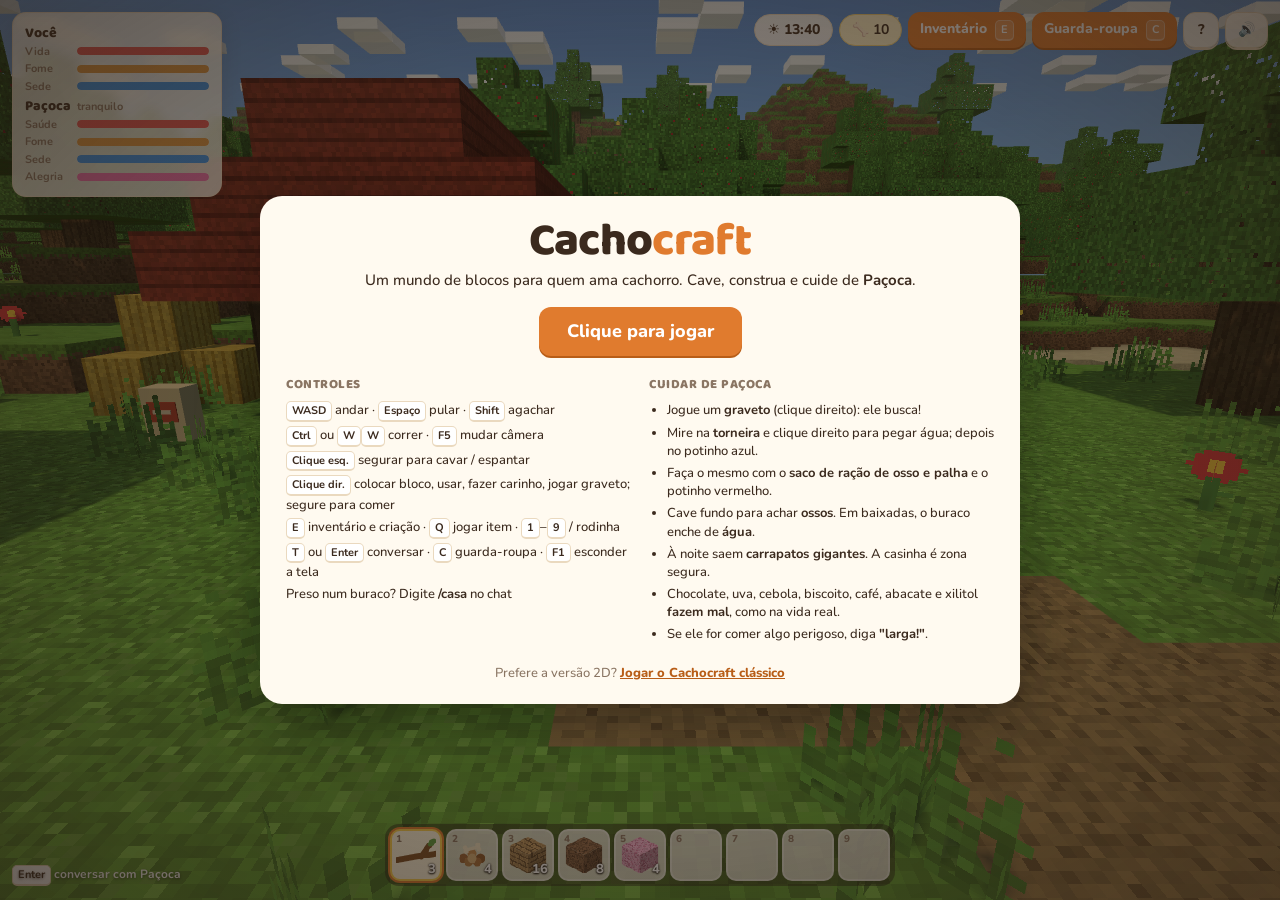
<file: index.html>
<!doctype html>
<html lang="pt-BR">
<head>
  <meta charset="utf-8">
  <meta name="viewport" content="width=device-width, initial-scale=1">
  <title>Cachocraft</title>
  <meta name="description" content="Cachocraft: mundo de blocos para quem é apaixonado por cachorro.">
  <link rel="preconnect" href="https://fonts.googleapis.com">
  <link rel="preconnect" href="https://fonts.gstatic.com" crossorigin>
  <link href="https://fonts.googleapis.com/css2?family=Baloo+2:wght@600;800&family=Nunito:wght@500;600;700;800&display=swap" rel="stylesheet">
  <link rel="stylesheet" href="css/style.css">
  <link rel="icon" href="data:image/svg+xml,<svg xmlns='http://www.w3.org/2000/svg' viewBox='0 0 100 100'><text y='.9em' font-size='90'>🐶</text></svg>">
</head>
<body>
  <canvas id="game" aria-label="Mundo de Cachocraft"></canvas>

  <div id="hud">
    <section id="stats" class="glass">
      <h2>Você</h2>
      <div class="bar hp" data-bar="p-hp"><label>Vida</label><div><i></i></div></div>
      <div class="bar food" data-bar="p-hunger"><label>Fome</label><div><i></i></div></div>
      <div class="bar water" data-bar="p-thirst"><label>Sede</label><div><i></i></div></div>
      <h2><span data-dogname>Paçoca</span> <small id="dogMood">tranquilo</small></h2>
      <div class="bar hp" data-bar="d-health"><label>Saúde</label><div><i></i></div></div>
      <div class="bar food" data-bar="d-hunger"><label>Fome</label><div><i></i></div></div>
      <div class="bar water" data-bar="d-thirst"><label>Sede</label><div><i></i></div></div>
      <div class="bar joy" data-bar="d-happy"><label>Alegria</label><div><i></i></div></div>
    </section>

    <div id="topRight">
      <div class="pill" id="clock" title="Hora do dia">☀️ dia</div>
      <div class="pill coins" title="Ossinhos (moeda do jogo)">🦴 <b id="coins">0</b></div>
      <button class="btn" id="btnInv">Inventário <kbd>E</kbd></button>
      <button class="btn" id="btnWardrobe">Guarda-roupa <kbd>C</kbd></button>
      <button class="btn ghost" id="btnHelp" title="Como jogar">?</button>
      <button class="btn ghost" id="btnMute">🔊</button>
    </div>

    <div id="crosshair"><div id="mineRing"></div></div>
    <div id="prompt"></div>

    <div id="hotbarWrap">
      <div id="heldLabel"></div>
      <div id="hotbar"></div>
    </div>

    <div id="chat">
      <div id="chatLog"></div>
      <div id="chatBox">
        <div class="quick">
          <button data-say="Senta!">Senta</button>
          <button data-say="Deita!">Deita</button>
          <button data-say="Dá a pata!">Pata</button>
          <button data-say="Vem aqui!">Vem</button>
          <button data-say="Fica!">Fica</button>
          <button data-say="Me segue!">Segue</button>
          <button data-say="Busca o graveto!">Busca</button>
          <button data-say="Larga!" class="stop">Larga!</button>
        </div>
        <form id="chatForm" autocomplete="off">
          <input id="chatInput" maxlength="140" placeholder="Fale com Paçoca…">
        </form>
      </div>
      <div id="chatHint"><kbd>Enter</kbd> conversar com <span data-dogname>Paçoca</span></div>
    </div>

    <div id="toasts" aria-live="polite"></div>
    <div id="labels"></div>
  </div>

  <div id="lock" class="overlay">
    <div class="lock-card">
      <h1 class="logo">Cacho<span>craft</span></h1>
      <p class="tag">Um mundo de blocos para quem ama cachorro. Cave, construa e cuide de <b data-dogname>Paçoca</b>.</p>
      <button class="btn big" id="btnPlay">Clique para jogar</button>
      <div class="help-grid">
        <div>
          <h3>Controles</h3>
          <ul class="keys desk-only">
            <li><kbd>WASD</kbd> andar · <kbd>Espaço</kbd> pular · <kbd>Shift</kbd> agachar</li>
            <li><kbd>Ctrl</kbd> ou <kbd>W</kbd><kbd>W</kbd> correr · <kbd>F5</kbd> mudar câmera</li>
            <li><kbd>Clique esq.</kbd> segurar para cavar / espantar</li>
            <li><kbd>Clique dir.</kbd> colocar bloco, usar, fazer carinho, jogar graveto; segure para comer</li>
            <li><kbd>E</kbd> inventário e criação · <kbd>Q</kbd> jogar item · <kbd>1</kbd>–<kbd>9</kbd> / rodinha</li>
            <li><kbd>T</kbd> ou <kbd>Enter</kbd> conversar · <kbd>C</kbd> guarda-roupa · <kbd>F1</kbd> esconder a tela</li>
            <li>Preso num buraco? Digite <b>/casa</b> no chat</li>
          </ul>
          <ul class="keys touch-only">
            <li>Arraste no lado esquerdo para andar (empurre tudo para correr)</li>
            <li>Arraste no lado direito para olhar</li>
            <li>Toque rápido para usar/colocar · segure para cavar</li>
            <li>Botões: pular, agachar, comer, jogar, inventário, chat e câmera</li>
          </ul>
        </div>
        <div>
          <h3>Cuidar de <span data-dogname>Paçoca</span></h3>
          <ul>
            <li>Jogue um <b>graveto</b> (clique direito): ele busca!</li>
            <li>Mire na <b>torneira</b> e clique direito para pegar água; depois no potinho azul.</li>
            <li>Faça o mesmo com o <b>saco de ração de osso e palha</b> e o potinho vermelho.</li>
            <li>Cave fundo para achar <b>ossos</b>. Em baixadas, o buraco enche de <b>água</b>.</li>
            <li>À noite saem <b>carrapatos gigantes</b>. A casinha é zona segura.</li>
            <li>Chocolate, uva, cebola, biscoito, café, abacate e xilitol <b>fazem mal</b>, como na vida real.</li>
            <li>Se ele for comer algo perigoso, diga <b>"larga!"</b>.</li>
          </ul>
        </div>
      </div>
      <p class="small">Prefere a versão 2D? <a href="classico/">Jogar o Cachocraft clássico</a></p>
    </div>
  </div>

  <div class="modal" id="inventory" hidden>
    <div class="modal-card inv-card" role="dialog" aria-labelledby="invTitle">
      <header>
        <h2 id="invTitle">Inventário</h2>
        <button class="x" data-close aria-label="Fechar">×</button>
      </header>
      <div class="inv-body">
        <div>
          <p class="hint">Clique em um item e depois em outro espaço para trocar de lugar. A primeira linha é a sua barra.</p>
          <div id="invGrid"></div>
        </div>
        <div>
          <h3>Criação</h3>
          <div id="recipes"></div>
        </div>
      </div>
    </div>
  </div>

  <div class="modal" id="wardrobe" hidden>
    <div class="modal-card wardrobe-card" role="dialog" aria-labelledby="wrTitle">
      <header>
        <h2 id="wrTitle">Guarda-roupa</h2>
        <div class="pill coins">🦴 <b id="wrCoins">0</b></div>
        <button class="x" data-close aria-label="Fechar">×</button>
      </header>
      <div class="tabs">
        <button data-who="player" class="active">Você</button>
        <button data-who="dog" data-dogname>Paçoca</button>
      </div>
      <div class="wr-body">
        <div class="preview">
          <canvas id="preview" width="300" height="240"></canvas>
          <label class="rename"><span id="nameLabel">Seu nome</span><input id="nameInput" maxlength="14"></label>
        </div>
        <div class="options">
          <section data-sec="body"><h3>Forma</h3><div class="grid" data-kind="body"></div></section>
          <section data-sec="human"><h3>Visual</h3><div class="grid" data-kind="human"></div></section>
          <section data-sec="coat"><h3>Pelagem</h3><div class="grid" data-kind="coat"></div></section>
          <section data-sec="collar"><h3>Coleira</h3><div class="grid" data-kind="collar"></div></section>
          <section data-sec="acc"><h3>Acessório</h3><div class="grid" data-kind="acc"></div></section>
        </div>
      </div>
    </div>
  </div>

  <div id="touch">
    <div id="tStick"><div id="tKnob"></div></div>
    <div class="tbtns">
      <button id="tCam">📷</button>
      <button id="tChat">💬</button>
      <button id="tInv">🎒</button>
      <button id="tThrow">🦴</button>
      <button id="tEat">🍽️</button>
      <button id="tSneak">⬇️</button>
      <button id="tJump" class="big">⬆️</button>
    </div>
  </div>

  <div id="nogl" hidden>
    <p>Seu navegador não conseguiu iniciar o 3D (WebGL2). <a href="classico/">Jogue a versão 2D clássica</a>.</p>
  </div>

  <script src="js/data.js"></script>
  <script src="js/draw.js"></script>
  <script src="js/dogbrain.js"></script>
  <script type="module" src="js/game.js"></script>
</body>
</html>
</file>
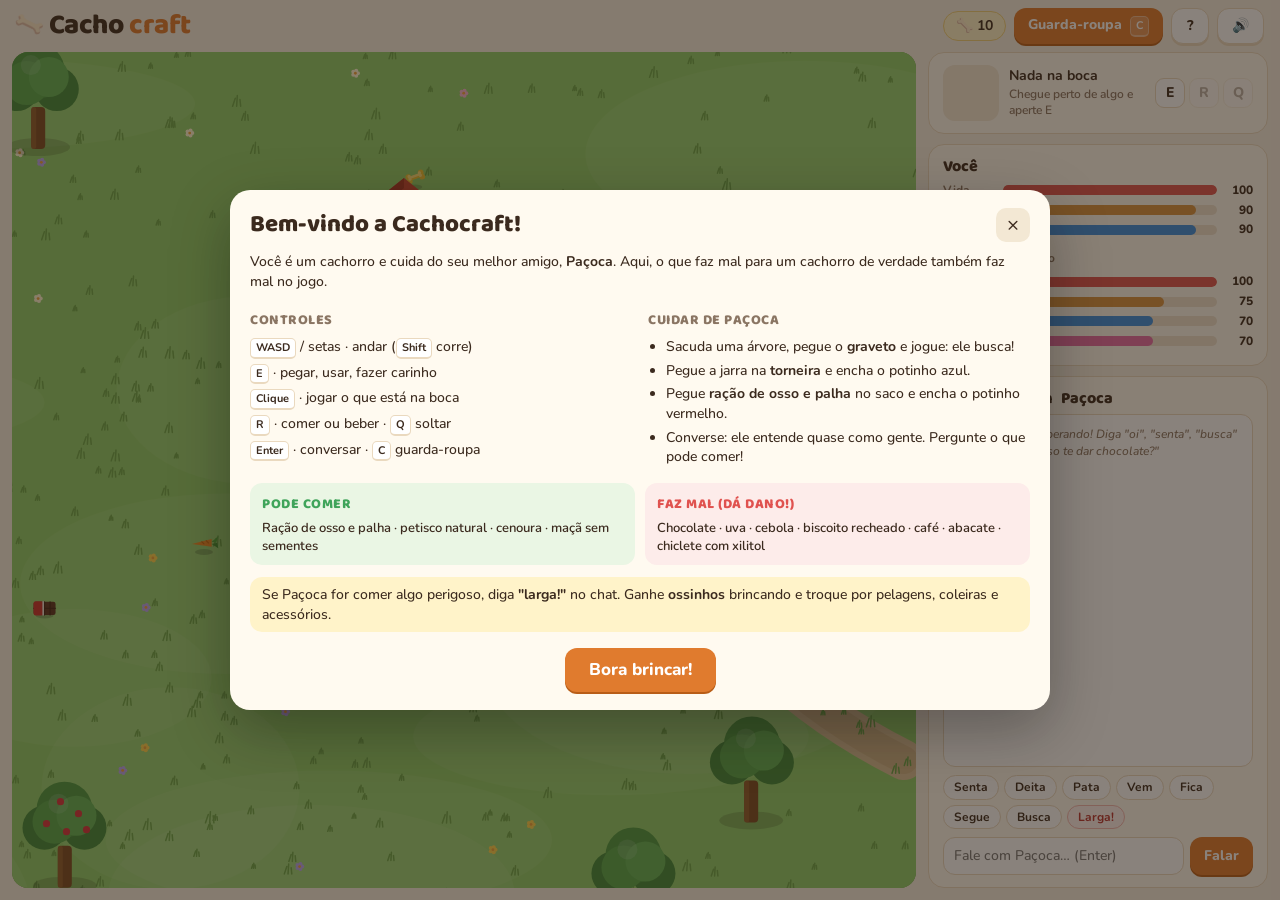
<file: classico/index.html>
<!doctype html>
<html lang="pt-BR">
<head>
  <meta charset="utf-8">
  <meta name="viewport" content="width=device-width, initial-scale=1">
  <title>Cachocraft</title>
  <meta name="description" content="Cachocraft: o jogo para quem é apaixonado por cachorro.">
  <link rel="preconnect" href="https://fonts.googleapis.com">
  <link rel="preconnect" href="https://fonts.gstatic.com" crossorigin>
  <link href="https://fonts.googleapis.com/css2?family=Baloo+2:wght@600;800&family=Nunito:wght@500;600;700;800&display=swap" rel="stylesheet">
  <link rel="stylesheet" href="css/style.css">
  <link rel="icon" href="data:image/svg+xml,<svg xmlns='http://www.w3.org/2000/svg' viewBox='0 0 100 100'><text y='.9em' font-size='90'>🐶</text></svg>">
</head>
<body>
  <div id="app">
    <header class="topbar">
      <h1 class="logo"><span class="logo-bone">🦴</span>Cacho<span>craft</span></h1>
      <div class="top-actions">
        <div class="coins" title="Ossinhos (moeda do jogo)">🦴 <b id="coins">0</b></div>
        <button id="btnWardrobe" class="btn">Guarda-roupa <kbd>C</kbd></button>
        <button id="btnHelp" class="btn ghost" title="Como jogar">?</button>
        <button id="btnMute" class="btn ghost">🔊</button>
      </div>
    </header>

    <main>
      <div id="stage">
        <canvas id="game" aria-label="Mundo de Cachocraft"></canvas>
        <div id="toasts" aria-live="polite"></div>
      </div>

      <aside id="panel">
        <section class="card held">
          <canvas id="heldIcon" width="56" height="56"></canvas>
          <div class="held-info">
            <b id="heldName">Nada na boca</b>
            <small id="heldHint">Chegue perto de algo e aperte E</small>
          </div>
          <div class="held-btns">
            <button id="btnInteract" class="mini" title="Pegar / usar (E)">E</button>
            <button id="btnEat" class="mini" title="Comer / beber (R)" disabled>R</button>
            <button id="btnDrop" class="mini" title="Soltar (Q)" disabled>Q</button>
          </div>
        </section>

        <section class="card stats">
          <h2>Você</h2>
          <div class="bar hp" data-bar="p-hp"><label>Vida</label><div><i></i></div><span>100</span></div>
          <div class="bar food" data-bar="p-hunger"><label>Fome</label><div><i></i></div><span>100</span></div>
          <div class="bar water" data-bar="p-thirst"><label>Sede</label><div><i></i></div><span>100</span></div>
          <h2><span data-dogname>Paçoca</span> <small id="dogMood">tranquilo</small></h2>
          <div class="bar hp" data-bar="d-health"><label>Saúde</label><div><i></i></div><span>100</span></div>
          <div class="bar food" data-bar="d-hunger"><label>Fome</label><div><i></i></div><span>100</span></div>
          <div class="bar water" data-bar="d-thirst"><label>Sede</label><div><i></i></div><span>100</span></div>
          <div class="bar joy" data-bar="d-happy"><label>Alegria</label><div><i></i></div><span>100</span></div>
        </section>

        <section class="card chat">
          <h2>Conversar com <span data-dogname>Paçoca</span></h2>
          <div id="chatLog"></div>
          <div class="quick">
            <button data-say="Senta!">Senta</button>
            <button data-say="Deita!">Deita</button>
            <button data-say="Dá a pata!">Pata</button>
            <button data-say="Vem aqui!">Vem</button>
            <button data-say="Fica!">Fica</button>
            <button data-say="Me segue!">Segue</button>
            <button data-say="Busca o graveto!">Busca</button>
            <button data-say="Larga!" class="stop">Larga!</button>
          </div>
          <form id="chatForm" autocomplete="off">
            <input id="chatInput" maxlength="140" placeholder="Fale com Paçoca… (Enter)">
            <button class="btn">Falar</button>
          </form>
        </section>
      </aside>
    </main>
  </div>

  <div class="modal" id="wardrobe" hidden>
    <div class="modal-card wardrobe-card" role="dialog" aria-labelledby="wrTitle">
      <header>
        <h2 id="wrTitle">Guarda-roupa</h2>
        <div class="coins">🦴 <b id="wrCoins">0</b></div>
        <button class="x" data-close aria-label="Fechar">×</button>
      </header>
      <div class="tabs">
        <button data-who="player" class="active">Você</button>
        <button data-who="dog" data-dogname>Paçoca</button>
      </div>
      <div class="wr-body">
        <div class="preview">
          <canvas id="preview" width="300" height="230"></canvas>
          <label class="rename"><span id="nameLabel">Seu nome</span><input id="nameInput" maxlength="14"></label>
        </div>
        <div class="options">
          <h3>Pelagem</h3><div class="grid" data-kind="coat"></div>
          <h3>Coleira</h3><div class="grid" data-kind="collar"></div>
          <h3>Acessório</h3><div class="grid" data-kind="acc"></div>
        </div>
      </div>
    </div>
  </div>

  <div class="modal" id="help" hidden>
    <div class="modal-card help-card" role="dialog" aria-labelledby="helpTitle">
      <header>
        <h2 id="helpTitle">Bem-vindo a Cachocraft!</h2>
        <button class="x" data-close aria-label="Fechar">×</button>
      </header>
      <p>Você é um cachorro e cuida do seu melhor amigo, <b data-dogname>Paçoca</b>. Aqui, o que faz mal para um cachorro de verdade também faz mal no jogo.</p>
      <div class="help-grid">
        <div>
          <h3>Controles</h3>
          <ul class="keys">
            <li><kbd>WASD</kbd> / setas · andar (<kbd>Shift</kbd> corre)</li>
            <li><kbd>E</kbd> · pegar, usar, fazer carinho</li>
            <li><kbd>Clique</kbd> · jogar o que está na boca</li>
            <li><kbd>R</kbd> · comer ou beber · <kbd>Q</kbd> soltar</li>
            <li><kbd>Enter</kbd> · conversar · <kbd>C</kbd> guarda-roupa</li>
          </ul>
        </div>
        <div>
          <h3>Cuidar de <span data-dogname>Paçoca</span></h3>
          <ul>
            <li>Sacuda uma árvore, pegue o <b>graveto</b> e jogue: ele busca!</li>
            <li>Pegue a jarra na <b>torneira</b> e encha o potinho azul.</li>
            <li>Pegue <b>ração de osso e palha</b> no saco e encha o potinho vermelho.</li>
            <li>Converse: ele entende quase como gente. Pergunte o que pode comer!</li>
          </ul>
        </div>
      </div>
      <div class="foods">
        <div class="good"><h3>Pode comer</h3>Ração de osso e palha · petisco natural · cenoura · maçã sem sementes</div>
        <div class="bad"><h3>Faz mal (dá dano!)</h3>Chocolate · uva · cebola · biscoito recheado · café · abacate · chiclete com xilitol</div>
      </div>
      <p class="tip">Se <span data-dogname>Paçoca</span> for comer algo perigoso, diga <b>"larga!"</b> no chat. Ganhe <b>ossinhos</b> brincando e troque por pelagens, coleiras e acessórios.</p>
      <button class="btn big" id="helpStart">Bora brincar!</button>
    </div>
  </div>

  <script src="js/data.js"></script>
  <script src="js/draw.js"></script>
  <script src="js/dogbrain.js"></script>
  <script src="js/game.js"></script>
</body>
</html>
</file>
<file: css/style.css>
:root {
  --card: #fffaf0;
  --ink: #3b2a1e;
  --muted: #8a7563;
  --line: #ead9bf;
  --accent: #e07b2e;
  --accent-dark: #b85d17;
  --hp: #e0524f;
  --food: #d9933f;
  --water: #3a8ee0;
  --joy: #e86aa6;
  --good: #3fa45a;
}

* { box-sizing: border-box; }
html, body { margin: 0; height: 100%; overflow: hidden; background: #8fc0e8; }
body { color: var(--ink); font: 500 14px/1.4 Nunito, system-ui, sans-serif; user-select: none; }
button { font: inherit; color: inherit; cursor: pointer; }
kbd {
  display: inline-block; min-width: 1.6em; padding: 0 5px;
  border: 1px solid var(--line); border-bottom-width: 2px; border-radius: 5px;
  background: #fff; color: var(--ink); font: 700 11px/1.6 Nunito, sans-serif; text-align: center;
}

#game { position: fixed; inset: 0; width: 100%; height: 100%; display: block; }
#hud { position: fixed; inset: 0; pointer-events: none; }
#hud button, #hud input, #hud .slot { pointer-events: auto; }

.glass {
  background: rgba(255, 250, 240, .82); backdrop-filter: blur(6px);
  border: 1px solid rgba(234, 217, 191, .9); border-radius: 14px;
  box-shadow: 0 6px 20px rgba(40, 28, 18, .15);
}

#stats { position: absolute; top: 12px; left: 12px; width: 210px; padding: 8px 12px 10px; }
#stats h2 { margin: 4px 0 2px; font: 800 14px/1.2 'Baloo 2', Nunito, sans-serif; display: flex; gap: 6px; align-items: baseline; }
#stats h2 small { font: 700 11px Nunito, sans-serif; color: var(--muted); }
.bar { display: grid; grid-template-columns: 46px 1fr; align-items: center; gap: 6px; margin: 2px 0; }
.bar label { font-size: 11px; font-weight: 700; color: var(--muted); }
.bar > div { height: 8px; background: #efe3cf; border-radius: 99px; overflow: hidden; }
.bar i { display: block; height: 100%; width: 100%; border-radius: inherit; transition: width .2s; }
.bar.hp i { background: var(--hp); }
.bar.food i { background: var(--food); }
.bar.water i { background: var(--water); }
.bar.joy i { background: var(--joy); }
.bar.low > div { animation: blink 1s infinite; }
@keyframes blink { 50% { background: #f9c9c4; } }

#topRight { position: absolute; top: 12px; right: 12px; display: flex; gap: 6px; align-items: center; }
.pill {
  background: rgba(255, 250, 240, .9); border: 1px solid var(--line); border-radius: 999px;
  padding: 5px 12px; font-weight: 800; white-space: nowrap;
}
.pill.coins { background: #fff3c9; border-color: #f2d27a; }
.btn {
  border: 0; border-radius: 12px; padding: 7px 12px;
  background: var(--accent); color: #fff; font-weight: 800; white-space: nowrap;
  box-shadow: 0 2px 0 var(--accent-dark);
}
.btn:active { transform: translateY(2px); box-shadow: none; }
.btn:disabled { opacity: .45; cursor: default; }
.btn kbd { background: rgba(255,255,255,.2); border-color: rgba(255,255,255,.35); color: #fff; margin-left: 4px; }
.btn.ghost { background: rgba(255, 250, 240, .92); color: var(--ink); box-shadow: 0 2px 0 var(--line); border: 1px solid var(--line); min-width: 36px; }
.btn.big { font-size: 18px; padding: 12px 28px; }
.btn.small { padding: 5px 12px; font-size: 13px; }

#crosshair {
  position: absolute; left: 50%; top: 50%; width: 22px; height: 22px; transform: translate(-50%, -50%);
}
#crosshair::before, #crosshair::after {
  content: ''; position: absolute; background: #fff; box-shadow: 0 0 2px rgba(0,0,0,.6);
}
#crosshair::before { left: 10px; top: 3px; width: 2px; height: 16px; }
#crosshair::after { top: 10px; left: 3px; height: 2px; width: 16px; }
#mineRing {
  --p: 0deg;
  position: absolute; inset: -10px; border-radius: 50%; opacity: 0;
  background: conic-gradient(rgba(255,255,255,.9) var(--p), rgba(255,255,255,.15) 0);
  -webkit-mask: radial-gradient(circle, transparent 15px, #000 16px); mask: radial-gradient(circle, transparent 15px, #000 16px);
}
#prompt {
  position: absolute; left: 50%; top: calc(50% + 30px); transform: translateX(-50%);
  background: rgba(30, 22, 16, .78); color: #fff; font-weight: 800; font-size: 13px;
  padding: 4px 12px 4px 6px; border-radius: 99px; white-space: nowrap;
}
#prompt kbd { background: #ffd34d; border-color: #e0b62d; margin-right: 4px; }

#hotbarWrap { position: absolute; bottom: 14px; left: 50%; transform: translateX(-50%); display: flex; flex-direction: column; align-items: center; gap: 6px; }
#heldLabel {
  background: rgba(30, 22, 16, .75); color: #fff; font-weight: 800; font-size: 13px;
  padding: 3px 12px; border-radius: 99px; opacity: 0; transition: opacity .3s;
}
#heldLabel.show { opacity: 1; }
#hotbar { display: flex; gap: 4px; padding: 5px; border-radius: 14px; background: rgba(30, 22, 16, .45); }
.slot {
  position: relative; width: 52px; height: 52px; border-radius: 10px;
  background: rgba(255, 250, 240, .78); border: 2px solid rgba(255,255,255,.4);
  display: grid; place-items: center; cursor: pointer;
}
.slot canvas { width: 40px; height: 40px; image-rendering: pixelated; }
.slot b { position: absolute; right: 4px; bottom: 1px; font: 800 13px Nunito, sans-serif; color: #fff; text-shadow: 0 1px 2px #000, 0 0 2px #000; }
.slot i { position: absolute; left: 4px; top: 1px; font: 800 10px Nunito, sans-serif; font-style: normal; color: var(--muted); }
.slot.sel { border-color: #ffd34d; background: #fff8e0; box-shadow: 0 0 0 2px var(--accent); }

#chat { position: absolute; left: 12px; bottom: 14px; width: min(380px, calc(100vw - 24px)); }
#chatLog { max-height: 180px; overflow: hidden; display: flex; flex-direction: column; gap: 3px; margin-bottom: 6px; }
.msg {
  align-self: flex-start; max-width: 100%;
  background: rgba(30, 22, 16, .62); color: #fff; border-radius: 10px; padding: 3px 9px; font-size: 13px;
  transition: opacity .8s;
}
.msg.you b { color: #9fd0ff; }
.msg.dog b { color: #ffcf8a; }
.msg.sys { font-style: italic; color: #f3e6d2; }
.msg.old { opacity: 0; }
#chat.open #chatLog { overflow-y: auto; pointer-events: auto; }
#chat.open .msg.old { opacity: 1; }
#chatBox { display: none; }
#chat.open #chatBox { display: block; }
#chat.open #chatHint { display: none; }
#chatHint { color: #fff; font-size: 12px; font-weight: 700; text-shadow: 0 1px 3px rgba(0,0,0,.6); }
.quick { display: flex; flex-wrap: wrap; gap: 4px; margin-bottom: 6px; }
.quick button {
  border: 1px solid var(--line); background: #fff; border-radius: 99px;
  padding: 3px 10px; font-size: 12px; font-weight: 700;
}
.quick .stop { background: #fff1ef; border-color: #f2b6b0; color: #b8322f; }
#chatInput {
  width: 100%; border: 2px solid var(--accent); border-radius: 12px; padding: 9px 12px;
  font: 600 14px Nunito, sans-serif; background: rgba(255,255,255,.96); outline: none; user-select: text;
}

#toasts {
  position: absolute; top: 12px; left: 50%; transform: translateX(-50%);
  display: flex; flex-direction: column; gap: 6px; width: min(520px, 60vw);
}
.toast {
  background: var(--card); border-left: 5px solid var(--muted); border-radius: 10px;
  padding: 8px 12px; font-weight: 700; font-size: 13px;
  box-shadow: 0 4px 14px rgba(0,0,0,.2); animation: pop .25s ease-out;
  transition: opacity .4s, transform .4s;
}
.toast.good { border-color: var(--good); }
.toast.bad { border-color: var(--hp); background: #fff1ef; }
.toast.warn { border-color: #f2a33a; background: #fff7e6; }
.toast.out { opacity: 0; transform: translateY(-8px); }
@keyframes pop { from { opacity: 0; transform: translateY(-8px) scale(.97); } }

#labels > * { position: absolute; left: 0; top: 0; will-change: transform; }
.nametag { font: 800 12px Nunito, sans-serif; color: #fff; padding: 1px 8px; border-radius: 99px; white-space: nowrap; }
.nametag.dog { background: rgba(176, 111, 44, .85); }
.nametag.you { background: rgba(47, 127, 214, .85); }
.bubble {
  background: #fffdf7; color: var(--ink); font: 600 13px/1.3 Nunito, sans-serif;
  padding: 6px 10px; border-radius: 12px; max-width: 230px; width: max-content;
  box-shadow: 0 3px 10px rgba(0,0,0,.18); margin-top: -10px;
}
.bubble::after { content: ''; position: absolute; left: 50%; bottom: -7px; margin-left: -7px; border: 7px solid transparent; border-bottom: 0; border-top-color: #fffdf7; }
.bubble.you { background: #eaf4ff; }
.bubble.you::after { border-top-color: #eaf4ff; }
.floater { font: 800 14px Nunito, sans-serif; text-shadow: 0 0 3px #fff, 0 0 3px #fff; white-space: nowrap; }

body.hurt #game { filter: saturate(1.4) brightness(.9) sepia(.3) hue-rotate(-30deg); }
body.down #game { filter: brightness(.35) blur(2px); transition: filter .6s; }

/* tela inicial / pausa */
.overlay {
  position: fixed; inset: 0; z-index: 5; display: grid; place-items: center; padding: 16px;
  background: radial-gradient(ellipse at center, rgba(40,28,18,.35), rgba(40,28,18,.7));
}
.overlay[hidden] { display: none; }
.lock-card {
  background: var(--card); border-radius: 22px; padding: 22px 26px; width: min(760px, 100%);
  max-height: 100%; overflow-y: auto; text-align: center; box-shadow: 0 20px 60px rgba(0,0,0,.35);
}
.logo { margin: 0; font: 800 46px/1 'Baloo 2', Nunito, sans-serif; letter-spacing: -1px; }
.logo span { color: var(--accent); }
.tag { margin: 6px 0 16px; font-size: 15px; }
.help-grid { display: grid; grid-template-columns: 1fr 1fr; gap: 18px; text-align: left; margin-top: 18px; }
.help-grid h3, .modal h3 { margin: 0 0 6px; font: 800 13px 'Baloo 2', Nunito, sans-serif; text-transform: uppercase; letter-spacing: .5px; color: var(--muted); }
.help-grid ul { margin: 0; padding-left: 18px; font-size: 13px; }
.help-grid li { margin: 4px 0; }
.keys { list-style: none; padding: 0 !important; }
.small { font-size: 13px; color: var(--muted); margin: 16px 0 0; }
.small a { color: var(--accent-dark); font-weight: 800; }

/* modais */
.modal {
  position: fixed; inset: 0; z-index: 6; background: rgba(40,28,18,.55);
  display: grid; place-items: center; padding: 16px;
}
.modal[hidden] { display: none; }
.modal-card {
  background: var(--card); border-radius: 20px; padding: 18px 20px;
  width: min(900px, 100%); max-height: 100%; overflow-y: auto;
  box-shadow: 0 20px 60px rgba(0,0,0,.3); animation: pop .2s ease-out;
}
.modal-card header { display: flex; align-items: center; gap: 12px; margin-bottom: 10px; }
.modal-card header h2 { margin: 0; flex: 1; font: 800 24px/1.1 'Baloo 2', Nunito, sans-serif; }
.x { border: 0; background: #f3e8d4; width: 34px; height: 34px; border-radius: 10px; font-size: 20px; line-height: 1; }
.hint { margin: 0 0 8px; font-size: 12px; color: var(--muted); }

.inv-body { display: grid; grid-template-columns: auto 1fr; gap: 20px; }
#invGrid { display: grid; grid-template-columns: repeat(9, 52px); gap: 4px; }
#invGrid .slot { background: #f3e8d4; border-color: var(--line); }
#invGrid .slot.hot { background: #fff3c9; }
#invGrid .slot.hot:nth-child(9) { margin-bottom: 8px; }
#invGrid .slot.picked { border-color: var(--accent); box-shadow: 0 0 0 2px var(--accent); }
#recipes { display: flex; flex-direction: column; gap: 6px; max-height: 420px; overflow-y: auto; padding-right: 4px; }
.recipe { display: grid; grid-template-columns: 52px 1fr auto; gap: 10px; align-items: center; background: #fff; border: 1px solid var(--line); border-radius: 12px; padding: 4px 8px 4px 4px; }
.recipe .slot { background: #f3e8d4; border-color: var(--line); cursor: default; }
.rinfo { display: flex; flex-direction: column; min-width: 0; }
.rinfo small { color: var(--muted); font-weight: 600; font-size: 12px; }
.recipe.missing { opacity: .65; }

.tabs { display: flex; gap: 6px; margin-bottom: 10px; }
.tabs button { border: 1px solid var(--line); background: #fff; border-radius: 10px; padding: 6px 16px; font-weight: 800; }
.tabs button.active { background: var(--ink); color: #fff; border-color: var(--ink); }
.wr-body { display: grid; grid-template-columns: 300px 1fr; gap: 18px; }
.preview canvas { width: 300px; height: 240px; background: linear-gradient(#cfeefa, #e8f7d8); border-radius: 16px; display: block; }
.rename { display: flex; flex-direction: column; gap: 4px; margin-top: 10px; font-weight: 700; font-size: 12px; color: var(--muted); }
.rename input { border: 1px solid var(--line); border-radius: 10px; padding: 8px 10px; font: 700 14px Nunito, sans-serif; color: var(--ink); user-select: text; }
.options h3:first-child { margin-top: 0; }
.options h3 { margin-top: 12px; }
.grid { display: grid; grid-template-columns: repeat(auto-fill, minmax(124px, 1fr)); gap: 6px; }
.opt {
  display: grid; grid-template-columns: 26px 1fr; grid-template-rows: auto auto; column-gap: 8px;
  align-items: center; text-align: left;
  border: 2px solid var(--line); background: #fff; border-radius: 12px; padding: 6px 8px;
}
.opt .sw { grid-row: span 2; width: 26px; height: 26px; border-radius: 8px; display: grid; place-items: center; font-size: 16px; box-shadow: inset 0 0 0 1px rgba(0,0,0,.1); }
.opt .nm { font-weight: 800; font-size: 12px; line-height: 1.2; }
.opt .pr { font-size: 11px; color: var(--muted); font-weight: 700; }
.opt.on { border-color: var(--accent); background: #fff4e8; }
.opt.locked .pr { color: #b8860b; }
.opt:hover { border-color: var(--accent); }

#nogl { position: fixed; inset: 0; display: grid; place-items: center; background: var(--card); font-size: 16px; padding: 20px; text-align: center; }
#nogl[hidden] { display: none; }

@media (max-width: 900px) {
  #topRight .btn kbd { display: none; }
  #stats { width: 170px; }
  .help-grid, .inv-body, .wr-body { grid-template-columns: 1fr; }
  #invGrid { grid-template-columns: repeat(9, 1fr); }
  #invGrid .slot { width: auto; aspect-ratio: 1; height: auto; }
  .slot { width: 40px; height: 40px; }
  .slot canvas { width: 30px; height: 30px; }
}

/* sem HUD (F1) */
body.nohud #hud > :not(#toasts) { display: none; }

/* toque */
#touch { display: none; }
.touch-only { display: none; }
body.touch .touch-only { display: block; }
body.touch .desk-only { display: none; }
body.touch #touch { display: block; position: fixed; inset: 0; pointer-events: none; z-index: 2; }
#tStick { display: none; position: absolute; left: 0; top: 0; width: 120px; height: 120px; border-radius: 50%; background: rgba(255,255,255,.18); border: 2px solid rgba(255,255,255,.4); }
#tKnob { position: absolute; left: 35px; top: 35px; width: 50px; height: 50px; border-radius: 50%; background: rgba(255,255,255,.55); }
.tbtns { position: absolute; right: 12px; bottom: 90px; display: grid; grid-template-columns: repeat(2, 52px); gap: 8px; pointer-events: auto; }
.tbtns button { width: 52px; height: 52px; border-radius: 50%; border: 2px solid rgba(255,255,255,.5); background: rgba(30,22,16,.45); font-size: 22px; touch-action: none; }
.tbtns button.big { grid-column: span 2; width: 100%; border-radius: 26px; }
.tbtns button.on { background: rgba(224,123,46,.75); }
body.touch #chatHint { display: none; }
body.touch #crosshair { opacity: .7; }
</file>
<file: classico/css/style.css>
:root {
  --bg: #f6efe2;
  --card: #fffaf0;
  --ink: #3b2a1e;
  --muted: #8a7563;
  --line: #ead9bf;
  --accent: #e07b2e;
  --accent-dark: #b85d17;
  --hp: #e0524f;
  --food: #d9933f;
  --water: #3a8ee0;
  --joy: #e86aa6;
  --good: #3fa45a;
  --radius: 16px;
}

* { box-sizing: border-box; }
html, body { margin: 0; height: 100%; }
body {
  background: var(--bg);
  color: var(--ink);
  font: 500 14px/1.4 Nunito, system-ui, sans-serif;
  overflow: hidden;
}
button { font: inherit; color: inherit; cursor: pointer; }
kbd {
  display: inline-block; min-width: 1.6em; padding: 0 5px;
  border: 1px solid var(--line); border-bottom-width: 2px; border-radius: 5px;
  background: #fff; font: 700 11px/1.6 Nunito, sans-serif; text-align: center;
}

#app { display: flex; flex-direction: column; height: 100vh; }

.topbar {
  display: flex; align-items: center; justify-content: space-between;
  padding: 8px 16px; gap: 12px;
}
.logo {
  margin: 0; font: 800 28px/1 'Baloo 2', Nunito, sans-serif; letter-spacing: -0.5px;
  display: flex; align-items: center; gap: 6px;
}
.logo span { color: var(--accent); }
.logo .logo-bone { font-size: 22px; transform: rotate(-20deg); }
.top-actions { display: flex; align-items: center; gap: 8px; }
.coins {
  background: #fff3c9; border: 1px solid #f2d27a; border-radius: 999px;
  padding: 4px 12px; font-weight: 800;
}

.btn {
  border: 0; border-radius: 12px; padding: 7px 14px;
  background: var(--accent); color: #fff; font-weight: 800;
  box-shadow: 0 2px 0 var(--accent-dark);
  transition: transform .08s;
}
.btn:active { transform: translateY(2px); box-shadow: none; }
.btn kbd { background: rgba(255,255,255,.2); border-color: rgba(255,255,255,.35); color: #fff; margin-left: 4px; }
.btn.ghost { background: #fff; color: var(--ink); box-shadow: 0 2px 0 var(--line); border: 1px solid var(--line); min-width: 38px; }
.btn.big { font-size: 17px; padding: 10px 24px; display: block; margin: 16px auto 0; }

main {
  flex: 1; min-height: 0;
  display: grid; grid-template-columns: 1fr 340px; gap: 12px;
  padding: 0 12px 12px;
}

#stage {
  position: relative; min-height: 0; overflow: hidden;
  border-radius: var(--radius); background: #6fae52;
  box-shadow: inset 0 0 0 3px rgba(59,42,30,.08);
}
#game { display: block; width: 100%; height: 100%; cursor: crosshair; touch-action: none; }

#toasts {
  position: absolute; top: 12px; left: 50%; transform: translateX(-50%);
  display: flex; flex-direction: column; gap: 6px; width: min(520px, 92%);
  pointer-events: none;
}
.toast {
  background: var(--card); border-left: 5px solid var(--muted); border-radius: 10px;
  padding: 8px 12px; font-weight: 700; font-size: 13px;
  box-shadow: 0 4px 14px rgba(0,0,0,.15);
  animation: pop .25s ease-out;
  transition: opacity .4s, transform .4s;
}
.toast.good { border-color: var(--good); }
.toast.bad { border-color: var(--hp); background: #fff1ef; }
.toast.warn { border-color: #f2a33a; background: #fff7e6; }
.toast.out { opacity: 0; transform: translateY(-8px); }
@keyframes pop { from { opacity: 0; transform: translateY(-8px) scale(.97); } }

#panel { display: flex; flex-direction: column; gap: 10px; min-height: 0; overflow-y: auto; }
.card {
  background: var(--card); border: 1px solid var(--line); border-radius: var(--radius);
  padding: 12px 14px;
}
.card h2 {
  margin: 0 0 6px; font: 800 16px/1.2 'Baloo 2', Nunito, sans-serif;
  display: flex; align-items: baseline; gap: 8px;
}
.card h2 small { font: 700 12px Nunito, sans-serif; color: var(--muted); }
.stats h2:not(:first-child) { margin-top: 10px; }

.bar { display: grid; grid-template-columns: 52px 1fr 28px; align-items: center; gap: 8px; margin: 3px 0; }
.bar label { font-size: 12px; font-weight: 700; color: var(--muted); }
.bar > div { height: 10px; background: #efe3cf; border-radius: 99px; overflow: hidden; }
.bar i { display: block; height: 100%; width: 100%; border-radius: inherit; transition: width .2s; }
.bar span { font-size: 12px; font-weight: 800; text-align: right; font-variant-numeric: tabular-nums; }
.bar.hp i { background: var(--hp); }
.bar.food i { background: var(--food); }
.bar.water i { background: var(--water); }
.bar.joy i { background: var(--joy); }
.bar.low span { color: var(--hp); }
.bar.low > div { animation: blink 1s infinite; }
@keyframes blink { 50% { background: #f9c9c4; } }

.held { display: flex; align-items: center; gap: 10px; }
#heldIcon { background: #f3e8d4; border-radius: 12px; flex: none; }
.held-info { flex: 1; min-width: 0; display: flex; flex-direction: column; }
.held-info small { color: var(--muted); font-weight: 600; font-size: 12px; }
.held-btns { display: flex; gap: 4px; }
.mini {
  width: 30px; height: 30px; border-radius: 9px; border: 1px solid var(--line);
  background: #fff; font-weight: 800;
}
.mini:disabled { opacity: .35; cursor: default; }

.chat { display: flex; flex-direction: column; flex: 1; min-height: 260px; }
#chatLog {
  flex: 1; min-height: 100px; overflow-y: auto;
  background: #fff; border: 1px solid var(--line); border-radius: 12px;
  padding: 8px 10px; font-size: 13px;
}
.msg { margin: 3px 0; }
.msg.you b { color: var(--water); }
.msg.dog b { color: var(--accent-dark); }
.msg.sys { color: var(--muted); font-style: italic; font-size: 12px; }
.quick { display: flex; flex-wrap: wrap; gap: 5px; margin: 8px 0; }
.quick button {
  border: 1px solid var(--line); background: #fff; border-radius: 99px;
  padding: 3px 10px; font-size: 12px; font-weight: 700;
}
.quick button:hover { border-color: var(--accent); }
.quick .stop { background: #fff1ef; border-color: #f2b6b0; color: #b8322f; }
#chatForm { display: flex; gap: 6px; }
#chatInput {
  flex: 1; min-width: 0; border: 1px solid var(--line); border-radius: 12px;
  padding: 8px 10px; font: inherit; background: #fff;
}
#chatInput:focus { outline: 2px solid var(--accent); outline-offset: -1px; }

/* modais */
.modal {
  position: fixed; inset: 0; z-index: 10;
  background: rgba(40,28,18,.55);
  display: grid; place-items: center; padding: 16px;
}
.modal[hidden] { display: none; }
.modal-card {
  background: var(--card); border-radius: 20px; padding: 18px 20px;
  width: min(820px, 100%); max-height: 100%; overflow-y: auto;
  box-shadow: 0 20px 60px rgba(0,0,0,.3);
  animation: pop .2s ease-out;
}
.modal-card header { display: flex; align-items: center; gap: 12px; margin-bottom: 10px; }
.modal-card header h2 { margin: 0; flex: 1; font: 800 24px/1.1 'Baloo 2', Nunito, sans-serif; }
.x { border: 0; background: #f3e8d4; width: 34px; height: 34px; border-radius: 10px; font-size: 20px; line-height: 1; }
.modal h3 { margin: 12px 0 6px; font: 800 14px 'Baloo 2', Nunito, sans-serif; text-transform: uppercase; letter-spacing: .5px; color: var(--muted); }

.tabs { display: flex; gap: 6px; margin-bottom: 10px; }
.tabs button {
  border: 1px solid var(--line); background: #fff; border-radius: 10px; padding: 6px 16px; font-weight: 800;
}
.tabs button.active { background: var(--ink); color: #fff; border-color: var(--ink); }
.wr-body { display: grid; grid-template-columns: 300px 1fr; gap: 18px; }
.preview canvas { width: 100%; height: auto; background: linear-gradient(#cfeefa, #e8f7d8); border-radius: 16px; display: block; }
.rename { display: flex; flex-direction: column; gap: 4px; margin-top: 10px; font-weight: 700; font-size: 12px; color: var(--muted); }
.rename input { border: 1px solid var(--line); border-radius: 10px; padding: 8px 10px; font: 700 14px Nunito, sans-serif; color: var(--ink); }
.options h3:first-child { margin-top: 0; }
.grid { display: grid; grid-template-columns: repeat(auto-fill, minmax(120px, 1fr)); gap: 6px; }
.opt {
  display: grid; grid-template-columns: 26px 1fr; grid-template-rows: auto auto; column-gap: 8px;
  align-items: center; text-align: left;
  border: 2px solid var(--line); background: #fff; border-radius: 12px; padding: 6px 8px;
}
.opt .sw {
  grid-row: span 2; width: 26px; height: 26px; border-radius: 8px;
  display: grid; place-items: center; font-size: 16px; box-shadow: inset 0 0 0 1px rgba(0,0,0,.1);
}
.opt .nm { font-weight: 800; font-size: 12px; line-height: 1.2; }
.opt .pr { font-size: 11px; color: var(--muted); font-weight: 700; }
.opt.on { border-color: var(--accent); background: #fff4e8; }
.opt.on .pr { color: var(--accent-dark); }
.opt.locked .pr { color: #b8860b; }
.opt:hover { border-color: var(--accent); }

.help-card p { margin: 6px 0; }
.help-grid { display: grid; grid-template-columns: 1fr 1fr; gap: 16px; }
.help-card ul { margin: 0; padding-left: 18px; }
.help-card li { margin: 4px 0; }
.keys { list-style: none; padding: 0 !important; }
.foods { display: grid; grid-template-columns: 1fr 1fr; gap: 10px; margin-top: 12px; }
.foods > div { border-radius: 12px; padding: 10px 12px; font-weight: 600; font-size: 13px; }
.foods h3 { margin: 0 0 4px; }
.foods .good { background: #eaf6e4; }
.foods .good h3 { color: var(--good); }
.foods .bad { background: #fdecea; }
.foods .bad h3 { color: var(--hp); }
.tip { background: #fff3c9; border-radius: 12px; padding: 8px 12px; margin-top: 12px !important; }

@media (max-width: 900px) {
  body { overflow: auto; }
  #app { height: auto; min-height: 100vh; }
  main { grid-template-columns: 1fr; }
  #stage { height: 62vh; }
  .chat { min-height: 320px; }
  .wr-body, .help-grid, .foods { grid-template-columns: 1fr; }
  .preview { max-width: 300px; margin: 0 auto; }
  .btn kbd { display: none; }
  .topbar { padding: 8px 12px; gap: 4px; }
  .top-actions { gap: 4px; }
  .btn.ghost { min-width: 34px; padding: 6px 8px; }
  .top-actions .btn { padding: 6px 10px; white-space: nowrap; }
  .coins { padding: 4px 9px; white-space: nowrap; }
  .logo { font-size: 20px; }
  .logo .logo-bone { display: none; }
}
</file>
